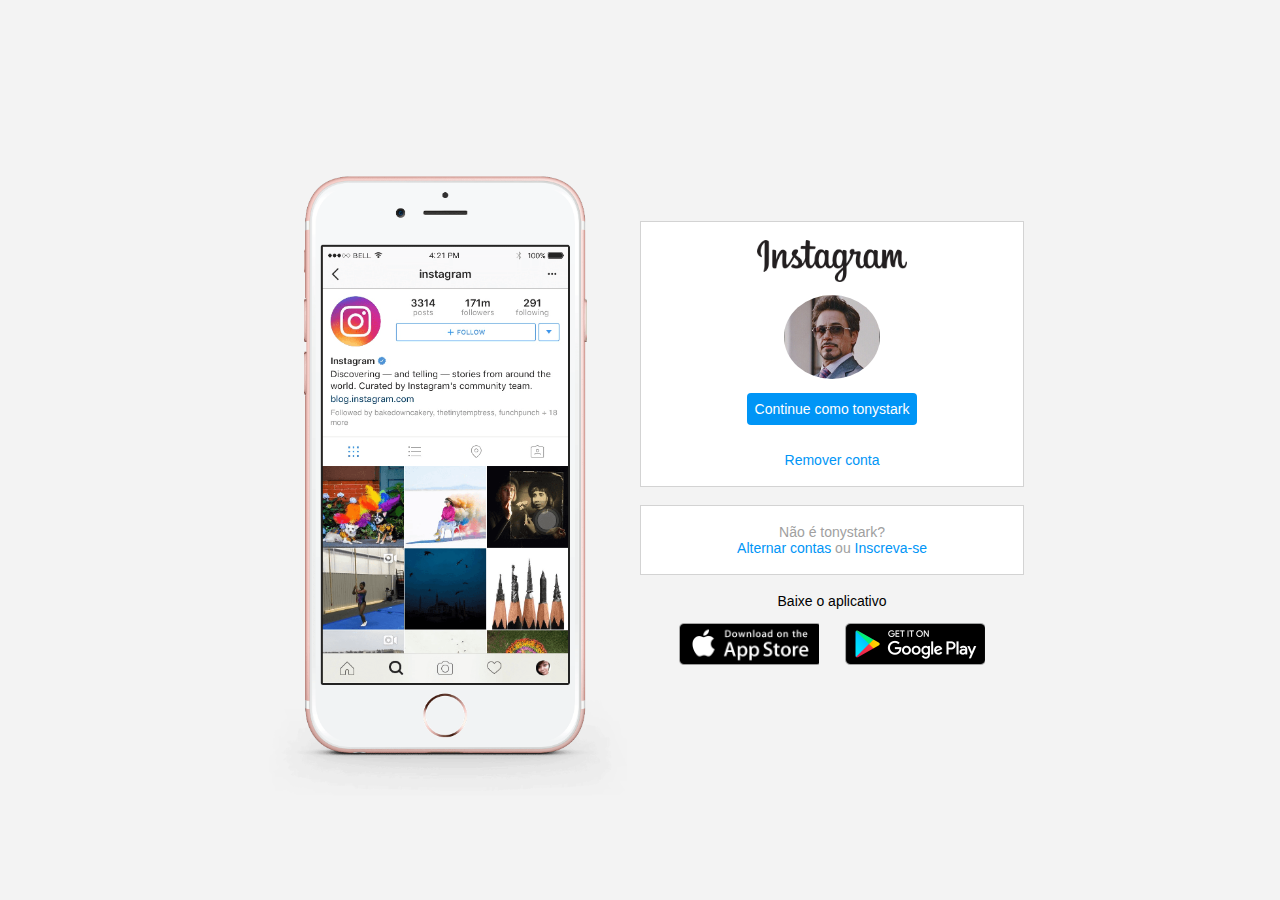
<file: 5 - Instagram/Instagram-dio-aluno/index.html>
<!DOCTYPE html>
<html lang="en">
<head>
    <meta charset="UTF-8">
    <meta name="viewport" content="width=device-width, initial-scale=1.0">
    <link rel="stylesheet" href="sytle.css">
    <title>Instagram</title>
</head>
<body>
    <div class="instagram-wrapper">
        <div class="instagram-phone">
            <img src="./img/instagram-celular.png" alt="celular">
        </div>
        <div class="instagram-continue">
            <div class="group">
                <img src="./img/instagram-logo.png" class="instagram-logo" alt="instagram logo">
                <div class="profile-photo">
                    <img src="./img/instagram-photo.jpg" alt="foto de perfil">
                </div>
                <a href="#" class="instagram-login">Continue como tonystark</a>
                <a href="#" class="instagram-logout">Remover conta</a>
            </div>
            <div class="group">
                <p class="not-account">Não é tonystark?</p>
                <p class="not-account">
                    <span class="link-blue">Alternar contas</span>
                    ou
                    <span class="link-blue">Inscreva-se</span>
                </p>
            </div>
            <div class="get-the-app">
                <p class="get-app">Baixe o aplicativo</p>
                <div class="download">
                    <a href="#" class="app-download"></a>
                    <a href="#" class="app-download"></a>
                </div>
            </div>
        </div>
    </div>
</body>
</html>
</file>
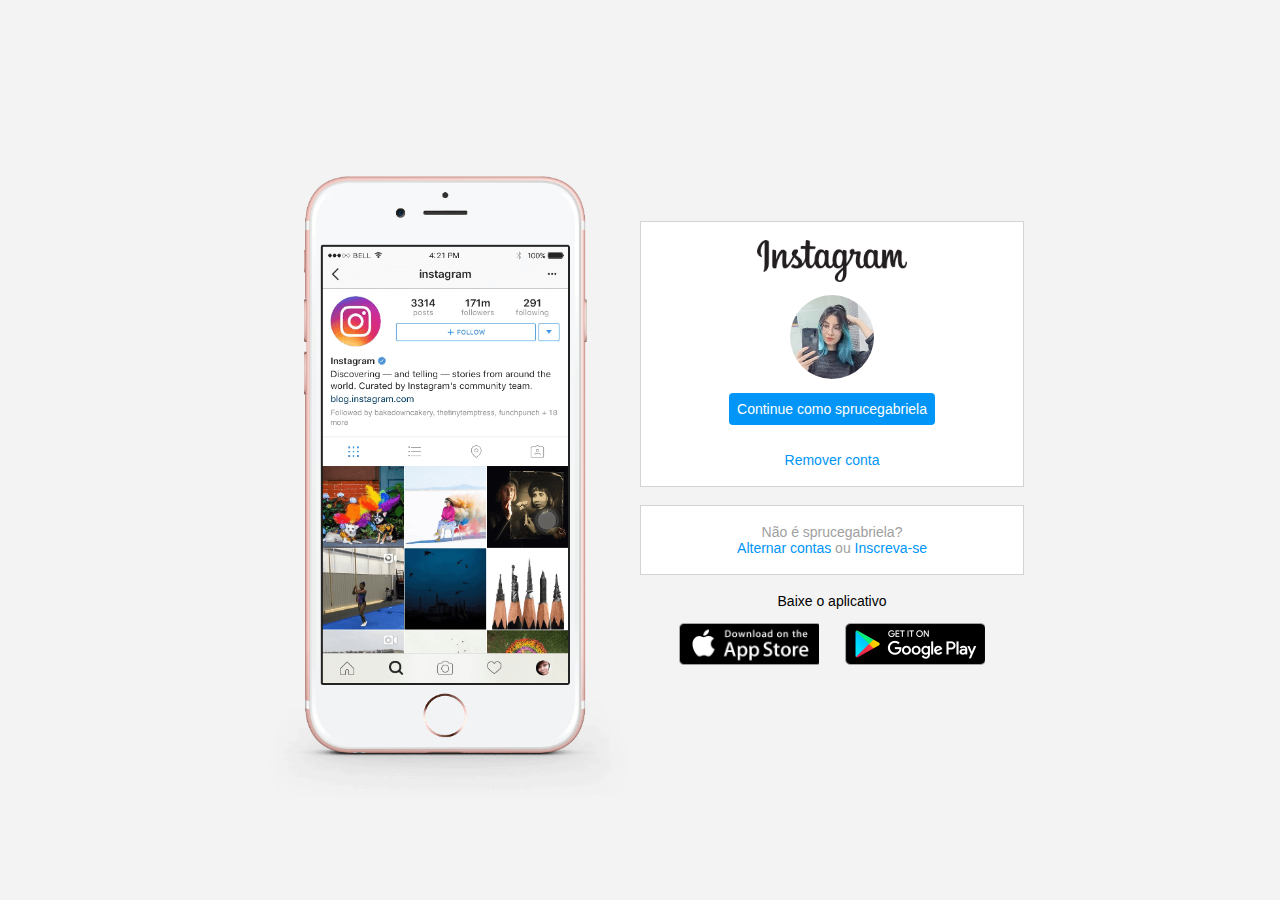
<file: 5 - Instagram/instagram-dio-master/index.html>
<!DOCTYPE html>
<html lang="en">
<head>
    <meta charset="UTF-8">
    <meta name="viewport" content="width=device-width, initial-scale=1.0">
    <link rel="stylesheet" href="style.css">
    <title>Instagram</title>
</head>
<body>
    <div class="instagram-wrapper">
        <div class="instagram-phone">
            <img src="./img/instagram-celular.png" alt="celular">
        </div>
        <div class="instagram-continue">
            <div class="group">
                <img src="./img/instagram-logo.png" class="instagram-logo" alt="instagram logo">
                <div class="profile-photo">
                    <img src="./img/perfil-instagram.jpg" alt="foto de perfil">
                </div>
                <a href="#" class="instagram-login">Continue como sprucegabriela</a>
                <a href="#" class="instagram-logout">Remover conta</a>
            </div>
            <div class="group">
                <p class="not-account">Não é sprucegabriela?</p>
                <p class="not-account">
                    <span class="link-blue">Alternar contas</span>
                    ou
                    <span class="link-blue">Inscreva-se</span>
                </p>
            </div>
            <div class="get-the-app">
                <p class="get-app">Baixe o aplicativo</p>
                <div class="download">
                    <a href="#" class="app-download"></a>
                    <a href="#" class="app-download"></a>
                </div>
            </div>
        </div>
    </div>
</body>
</html>
</file>
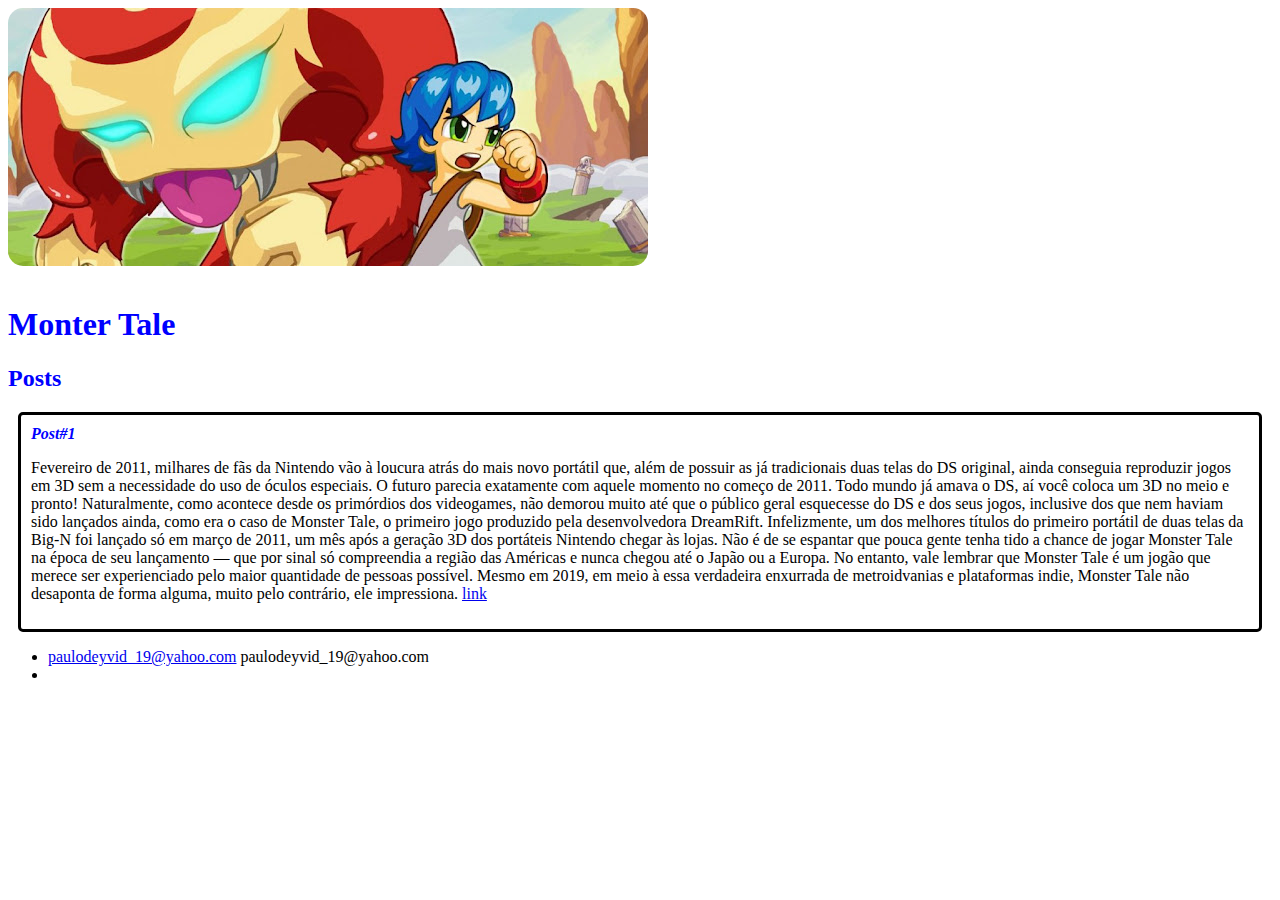
<file: 4 - HTML5/1-semantica.html>
<!DOCTYPE html>
<html lang="en">

<head>
    <meta charset="UTF-8">
    <meta http-equiv="X-UA-Compatible" content="IE=edge">
    <meta name="viewport" content="width=device-width, initial-scale=1.0">
    <title>Document</title>
</head>

<body>
    <header>
        <img src="img/monster_tale_feature-1024x413.jpg" alt="imagem do jogo" class="post_image">
        <h1 id="titulo">Monter Tale </h1>
        <link rel="stylesheet" href="css/style.css">
    </header>
    <section>
        <header>
            <h2 class="subtitulo"> Posts</h2>
        </header>
        <article class="post">
            <header>
                <h3 class="post_titulo">
                    Post#1
                </h3>
            </header>
            <p class:=" post_content" >
                Fevereiro de 2011, milhares de fãs da Nintendo vão à loucura atrás do mais novo portátil que, além de
                possuir as já tradicionais duas telas do DS original, ainda conseguia reproduzir jogos em 3D sem a
                necessidade do uso de óculos especiais. O futuro parecia exatamente com aquele momento no começo de
                2011. Todo mundo já amava o DS, aí você coloca um 3D no meio e pronto! Naturalmente, como acontece desde
                os primórdios dos videogames, não demorou muito até que o público geral esquecesse do DS e dos seus
                jogos, inclusive dos que nem haviam sido lançados ainda, como era o caso de Monster Tale, o primeiro
                jogo produzido pela desenvolvedora DreamRift.

                Infelizmente, um dos melhores títulos do primeiro portátil de duas telas da Big-N foi lançado só em
                março de 2011, um mês após a geração 3D dos portáteis Nintendo chegar às lojas. Não é de se espantar que
                pouca gente tenha tido a chance de jogar Monster Tale na época de seu lançamento — que por sinal só
                compreendia a região das Américas e nunca chegou até o Japão ou a Europa. No entanto, vale lembrar que
                Monster Tale é um jogão que merece ser experienciado pelo maior quantidade de pessoas possível. Mesmo em
                2019, em meio à essa verdadeira enxurrada de metroidvanias e plataformas indie, Monster Tale não
                desaponta de forma alguma, muito pelo contrário, ele impressiona.
                <a href="https://www.nintendoblast.com.br/2019/05/monster-tale-nintendo-ds-dreamrift.html"
                    target="_blank">link</a>
            </p>
        </article>
    </section>
    <footer>
        <ul>
            <li><a href="malito:paulodeyvid_19@yahoo.com" target="">paulodeyvid_19@yahoo.com</a>
                paulodeyvid_19@yahoo.com
            </li>
            <li>
                <a href=""></a>
            </li>
        </ul>
    </footer>
</body>

</html>
</file>
<file: 5 - Instagram/Instagram-dio-aluno/sytle.css>
* {
    padding: 0;
    margin: 0;
    box-sizing: border-box;
    text-decoration: none;
    font-family: sans-serif;
    font-size: 14px;
}

body {
    width: 100%;
    min-height: 100vh;
    background-color: rgb(243, 243, 243);
    margin: 0;
    padding: 0;
    display: flex;
    justify-content: center;
}

.instagram-wrapper {
    display: flex;
    align-items: center;
    justify-content: start;
    width: 60%;
    height: 100vh;
}

.instagram-phone {
    display: flex;
    align-items: center;
    justify-content: center;
    width: 50%;
}

.instagram-phone img {
    height: 50rem;
}

.instagram-continue {
    display: flex;
    align-items: center;
    /* horizontal */
    justify-content: space-around;
    /* vertical */
    flex-direction: column;
    width: 50%;
    min-height: 34rem;
}

.group {
    display: flex;
    justify-content: space-between;
    align-items: center;
    flex-direction: column;
    background-color: #ffffff;
    width: 100%;
    padding: 1.3rem 0;
    border: 1px solid lightgray;
}

.group:nth-child(1) {
    min-height: 19rem;
}

.instagram-logo {
    height: 3rem;
}

.profile-photo {
    display: flex;
    justify-content: center;
    align-items: center;
    border-radius: 50%;
    overflow: hidden;
}

.profile-photo img {
    height: 6rem;
}

.instagram-login {
    background-color: #0095f6;
    color: #ffffff;
    padding: 8px;
    border-radius: 4px;
}

.instagram-logout {
    color: #0095f6;
    margin-top: 1rem;
}

.not-account {
    color: rgb(160, 160, 160);
}

.link-blue {
    color: #0095f6;
}

.get-the-app {
    display: flex;
    flex-direction: column;
    align-items: center;
    justify-content: center;
    width: 100%;
    padding: 1.3rem, 0;
}

.download {
    display: flex;
    width: 100%;
    justify-content: space-evenly;
    align-items: center;
    padding: 1rem;
}

.app-download {
    height: 3rem;
    width: 10rem;
    background-size: cover;
}

.app-download:nth-child(1) {
    background-image: url('img/apple-button.png');
    
}

.app-download:nth-child(2) {
    background-image: url('img/googleplay-button.png');
}

@media(max-width: 1024px) {
    .instagram-wrapper {
        width: 90%;
    }
}

@media(max-width: 1024px) {
    .instagram-wrapper {
        width: 90%;
    }

    .instagram-phone {
        width: none;
    }

    .instagram-continue {
        width: 100%;
    }

    .group{
        border: 1px solid transparent ;
    }
}
</file>
<file: 5 - Instagram/instagram-dio-master/style.css>
* {
    padding: 0;
    margin: 0;
    box-sizing: border-box;
    text-decoration: none;
    font-family: sans-serif;
    font-size: 14px;
}

body {
    width: 100%;
    min-height: 100vh;
    background-color: rgb(243, 243, 243);
    margin: 0;
    padding: 0;
    display: flex;
    justify-content: center;
}

.instagram-wrapper {
    display: flex;
    align-items: center;
    justify-content: start;
    width: 60%;
    height: 100vh;
}

.instagram-phone {
    display: flex;
    align-items: center;
    justify-content: center;
    width: 50%;
}

.instagram-phone img {
    height: 50rem;
}

.instagram-continue {
    display: flex;
    align-items: center; /* horizontal */
    justify-content: space-around; /* vertical */
    flex-direction: column;
    width: 50%;
    min-height: 34rem;
}

.group {
    display: flex;
    justify-content: space-between;
    align-items: center;
    flex-direction: column;
    background-color: #ffffff;
    width: 100%;
    padding: 1.3rem 0;
    border: 1px solid lightgray;
}

.group:nth-child(1) {
    min-height: 19rem;
}

.instagram-logo {
    height: 3rem;
}

.profile-photo {
    display: flex;
    justify-content: center;
    align-items: center;
    border-radius: 50%;
    overflow: hidden;
}

.profile-photo img {
    height: 6rem;
}

.instagram-login {
    background-color: #0095f6;
    color: #ffffff;
    padding: 8px;
    border-radius: 4px;
}

.instagram-logout {
    color: #0095f6;
    margin-top: 1rem;
}

.not-account {
    color: rgb(160, 160, 160);
}

.link-blue {
    color: #0095f6;
}

.get-the-app {
    display: flex;
    flex-direction: column;
    align-items: center;
    justify-content: center;
    width: 100%;
    padding: 1.3rem, 0;
}

.download {
    display: flex;
    width: 100%;
    justify-content: space-evenly;
    align-items: center;
    padding: 1rem;
}

.app-download {
    height: 3rem;
    width: 10rem;
    background-size: cover;
}

.app-download:nth-child(1) {
    background-image: url('./img/apple-button.png');
}

.app-download:nth-child(2) {
    background-image: url('./img/googleplay-button.png');
}

/* media queries */


@media (max-width: 1024px) {
    .instagram-wrapper {
        width: 90%;
    }
}

@media (max-width: 650px) {
    body {
        background-color: #ffffff;
    }

    .instagram-wrapper {
        width: 90%;
    }

    .instagram-phone {
        display: none;
    }

    .instagram-continue {
        width: 100%;
    }
    
    .group {
        border: 1px solid transparent;
    }
}
</file>
<file: 4 - HTML5/css/style.css>
body {
    background: white;
}

#titulo,
.subtitulo,
.post_titulo {
    color: blue;

}

.post_titulo {
    font-size: 16px;
    font-style: italic;
    margin: 0;
    margin-bottom: 15px
}

.post {
    background: white;
    padding: 10px;
    border: 3px solid black;
    margin: 10px;
    border-radius: 5px;

}

.post_content {
    margin: 0;
    margin-bottom: 15px;
}

.post_image{
    margin-bottom: 15px;
    border-radius: 15px;
}
</file>
